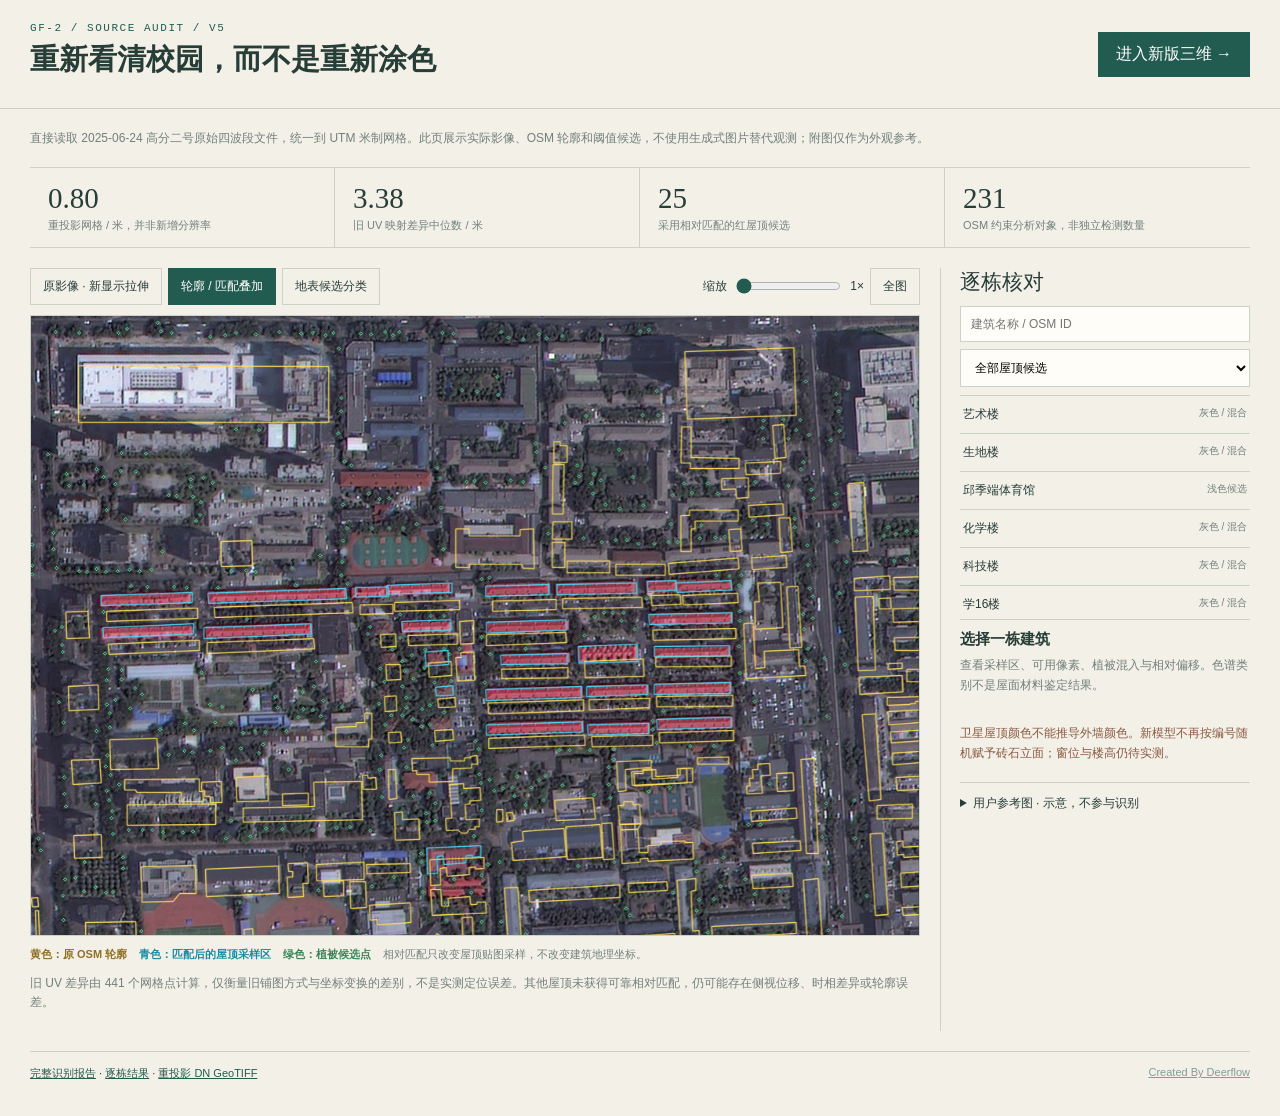
<file: recognition/index.html>
<!doctype html>
<html lang="zh-CN">
<head>
<meta charset="utf-8"><meta name="viewport" content="width=device-width,initial-scale=1">
<title>高分影像重识别 · 北师大校园核查台</title>
<style>
:root{--paper:#f3f0e8;--ink:#273d38;--muted:#718079;--line:#ccd3c6;--teal:#225c50;--red:#a75243}
*{box-sizing:border-box}body{margin:0;background:var(--paper);color:var(--ink);font-family:"Microsoft YaHei UI",sans-serif}header{padding:22px 30px;border-bottom:1px solid var(--line);display:flex;justify-content:space-between;align-items:center;gap:20px}h1{font-family:"Songti SC","SimSun",serif;font-size:29px;margin:6px 0}p{line-height:1.65}a{color:var(--teal)}.eyebrow{font:11px Consolas,monospace;letter-spacing:.14em;color:var(--teal)}.return{padding:12px 18px;background:var(--teal);color:white;text-decoration:none;white-space:nowrap}main{padding:20px 30px}.intro{font-size:12px;color:var(--muted);margin:0 0 18px;max-width:1050px}.metrics{display:grid;grid-template-columns:repeat(4,1fr);border-block:1px solid var(--line);margin-bottom:20px}.metric{padding:14px 18px;border-right:1px solid var(--line)}.metric:last-child{border:0}.metric strong{display:block;font:29px Georgia,serif}.metric span{font-size:11px;color:var(--muted)}.workspace{display:grid;grid-template-columns:minmax(0,1fr) 310px;gap:20px}.toolbar{display:flex;flex-wrap:wrap;align-items:center;gap:6px;margin:0 0 10px}button,input,select{font:inherit}button{cursor:pointer;border:1px solid var(--line);background:transparent;color:var(--ink);padding:9px 12px;font-size:12px}button[aria-pressed=true]{background:var(--teal);color:white;border-color:var(--teal)}button:focus-visible,a:focus-visible{outline:3px solid #c79034;outline-offset:3px}.zoom{font-size:12px;margin-left:auto;display:flex;align-items:center;gap:7px}.zoom input{width:105px;accent-color:var(--teal)}.viewport{height:69vh;overflow:auto;background:#172723;border:1px solid var(--line);cursor:grab;touch-action:pan-x pan-y}.plane{position:relative;width:100%;line-height:0}.plane img{display:block;width:100%;height:auto;user-select:none}.plane svg{position:absolute;inset:0;width:100%;height:100%;pointer-events:none}.legend{font-size:11px;line-height:1.8;margin:9px 0;color:var(--muted)}.legend b{margin-right:12px}.yellow{color:#907122}.cyan{color:#168da5}.green{color:#398558}aside{border-left:1px solid var(--line);padding-left:19px}aside h2{font:21px "SimSun",serif;margin:0 0 10px}aside p{font-size:12px}.filters{display:grid;gap:7px}input[type=search],select{width:100%;padding:10px;border:1px solid var(--line);background:#fffdf7;font-size:12px}.list{height:225px;overflow:auto;margin-top:8px;border-block:1px solid var(--line)}.item{display:flex;width:100%;justify-content:space-between;text-align:left;border:0;border-bottom:1px solid var(--line);padding:10px 3px;gap:9px}.item small{font-size:10px;color:var(--muted);white-space:nowrap}.item:hover{background:#e4e9dd}.detail{padding:10px 0}.detail h3{margin:0;font-size:15px}.detail p{font-size:12px;margin:7px 0}.muted{color:var(--muted)}.warning{color:#8a5941}.swatch{display:inline-block;width:12px;height:12px;margin-right:6px;vertical-align:middle}.reference{margin-top:18px;padding-top:12px;border-top:1px solid var(--line)}.reference img{width:100%;margin-top:8px}.reference summary{cursor:pointer;font-size:12px}.foot{border-top:1px solid var(--line);margin-top:20px;padding:14px 0;font-size:11px;display:flex;justify-content:space-between;gap:18px}.error{padding:20px;color:var(--red)}@media(max-width:850px){header,main{padding:16px}.workspace{grid-template-columns:1fr}aside{border:0;padding:12px 0}.metrics{grid-template-columns:1fr 1fr}.metric:nth-child(2){border:0}.viewport{height:65vh}.return{font-size:12px}h1{font-size:22px}}
</style>
</head>
<body>
<header><div><div class="eyebrow">GF-2 / SOURCE AUDIT / V5</div><h1>重新看清校园，而不是重新涂色</h1></div><a class="return" href="../index.html?qa=1&amp;view=roofs&amp;v=20260905v5">进入新版三维 →</a></header>
<main>
<p class="intro">直接读取 2025-06-24 高分二号原始四波段文件，统一到 UTM 米制网格。此页展示实际影像、OSM 轮廓和阈值候选，不使用生成式图片替代观测；附图仅作为外观参考。</p>
<section class="metrics" aria-label="本轮核查结果"><div class="metric"><strong id="pixel">—</strong><span>重投影网格 / 米，并非新增分辨率</span></div><div class="metric"><strong id="error">—</strong><span>旧 UV 映射差异中位数 / 米</span></div><div class="metric"><strong id="aligned">—</strong><span>采用相对匹配的红屋顶候选</span></div><div class="metric"><strong id="buildings">—</strong><span>OSM 约束分析对象，非独立检测数量</span></div></section>
<div class="workspace">
<section aria-label="影像对照">
<div class="toolbar"><button data-layer="truecolor_utm.png" aria-pressed="false">原影像 · 新显示拉伸</button><button data-layer="footprint_vegetation_overlay.png" aria-pressed="true">轮廓 / 匹配叠加</button><button data-layer="surface_candidates.png" aria-pressed="false">地表候选分类</button><label class="zoom">缩放 <input id="zoom" type="range" min="1" max="4" step=".25" value="1" aria-label="影像缩放"><output id="zoomValue">1×</output></label><button id="reset">全图</button></div>
<div class="viewport" id="viewport" tabindex="0" aria-label="可缩放影像，放大后可拖动或滚动"><div class="plane" id="plane"><img id="map" src="../assets/gf2_reanalysis_v5/footprint_vegetation_overlay.png" alt="高分二号与 OSM 轮廓及红屋顶匹配候选叠加图" draggable="false"><svg id="selection" viewBox="0 0 1132 1505" aria-hidden="true"><polygon id="footprint" fill="none" stroke="#fff" stroke-width="3" vector-effect="non-scaling-stroke"></polygon><polygon id="roof" fill="none" stroke="#55d7fb" stroke-width="3" vector-effect="non-scaling-stroke"></polygon></svg></div></div>
<p class="legend" id="legend"><b class="yellow">黄色：原 OSM 轮廓</b><b class="cyan">青色：匹配后的屋顶采样区</b><b class="green">绿色：植被候选点</b>相对匹配只改变屋顶贴图采样，不改变建筑地理坐标。</p>
<p class="intro">旧 UV 差异由 441 个网格点计算，仅衡量旧铺图方式与坐标变换的差别，不是实测定位误差。其他屋顶未获得可靠相对匹配，仍可能存在侧视位移、时相差异或轮廓误差。</p>
</section>
<aside><h2>逐栋核对</h2><div class="filters"><input type="search" id="search" placeholder="建筑名称 / OSM ID" aria-label="搜索建筑"><select id="filter" aria-label="屋顶候选类型"><option value="all">全部屋顶候选</option><option value="red_roof">红色屋顶</option><option value="light_roof">浅色屋顶</option><option value="blue_green_roof">偏冷色屋顶</option><option value="gray_mixed_roof">灰色 / 混合</option><option value="uncertain">待核查</option></select></div><div class="list" id="list"></div><article class="detail" id="detail"><h3>选择一栋建筑</h3><p class="muted">查看采样区、可用像素、植被混入与相对偏移。色谱类别不是屋面材料鉴定结果。</p></article><p class="warning">卫星屋顶颜色不能推导外墙颜色。新模型不再按编号随机赋予砖石立面；窗位与楼高仍待实测。</p><details class="reference"><summary>用户参考图 · 示意，不参与识别</summary><img src="../assets/user_reference_campus_illustration.png" alt="用户提供的校园艺术示意参考图"><p class="muted">透视示意图没有本项目可用的测绘控制点，不能将其细节当作原始卫星观测。</p></details></aside>
</div>
<footer class="foot"><span><a href="../assets/gf2_reanalysis_v5/report.json">完整识别报告</a> · <a href="../assets/gf2_reanalysis_v5/building_observations.json">逐栋结果</a> · <a href="../assets/gf2_reanalysis_v5/gf2_dn_utm.tif">重投影 DN GeoTIFF</a></span><a href="https://deerflow.tech" target="_blank" rel="noreferrer" style="opacity:.55">Created By Deerflow</a></footer>
</main>
<script>
const $=id=>document.getElementById(id),labels={red_roof:'红色屋顶候选',light_roof:'浅色候选',blue_green_roof:'偏冷色候选',gray_mixed_roof:'灰色 / 混合',uncertain:'待核查'};
let data,report,selected;const view=$('viewport'),plane=$('plane');
function zoomTo(value){$('zoom').value=value;$('zoomValue').textContent=value+'×';plane.style.width=(100*value)+'%';}
$('zoom').addEventListener('input',e=>zoomTo(Number(e.target.value)));
$('reset').addEventListener('click',()=>{zoomTo(1);view.scrollTo(0,0);});
let pan=null;view.addEventListener('pointerdown',e=>{if(e.button!==0)return;pan={x:e.clientX,y:e.clientY,left:view.scrollLeft,top:view.scrollTop};view.setPointerCapture(e.pointerId);});view.addEventListener('pointermove',e=>{if(pan){view.scrollLeft=pan.left+pan.x-e.clientX;view.scrollTop=pan.top+pan.y-e.clientY;}});view.addEventListener('pointerup',()=>pan=null);view.addEventListener('pointercancel',()=>pan=null);
document.querySelectorAll('[data-layer]').forEach(button=>button.addEventListener('click',()=>{document.querySelectorAll('[data-layer]').forEach(b=>b.setAttribute('aria-pressed',String(b===button)));$('map').src='../assets/gf2_reanalysis_v5/'+button.dataset.layer;$('legend').textContent=button.dataset.layer==='surface_candidates.png'?'灰褐：其他 / 阴影；绿色：植被；红、蓝、浅黄：OSM 内屋顶色谱候选。分类仅为阈值试验，未报告实测精度。':button.dataset.layer==='truecolor_utm.png'?'原始 DN 经重投影和单调显示拉伸；未做 AI 超分、纹理补绘或伪造细节。':'黄色：原 OSM 轮廓；青色：匹配后的屋顶采样区；绿色：植被候选。'}));
function pixels(coords,offset){const[x0,y0,x1,y1]=report.local_extent_m;return coords.map(([x,y])=>[((x+(offset?.dx_m||0)-x0)/(x1-x0))*report.shape[1],((y1-y-(offset?.dy_m||0))/(y1-y0))*report.shape[0]]);}
function select(building){selected=building;const o=building.gf2_observation,off=o.roof_sampling_offset;$('footprint').setAttribute('points',pixels(building.coords).map(p=>p.join(',')).join(' '));$('roof').setAttribute('points',off?pixels(building.coords,off).map(p=>p.join(',')).join(' '):'');
const detail=$('detail');detail.replaceChildren();const title=document.createElement('h3');title.textContent=building.name||'建筑 '+building.osm_id;detail.append(title);
const descriptions=[`OSM ${building.osm_id} · ${labels[o.roof_class]}`,`可用像素 ${o.usable_pixel_count}，占采样区 ${(o.usable_fraction*100).toFixed(1)}%`,`植被混入 ${(o.vegetation_fraction*100).toFixed(1)}% · 阴影 ${(o.shadow_fraction*100).toFixed(1)}%`,off?`屋顶采样偏移：东 ${off.dx_m.toFixed(1)} m / 北 ${off.dy_m.toFixed(1)} m。红色覆盖支持：${(off.support_before*100).toFixed(0)}% → ${(off.support_after_penalized*100).toFixed(0)}%（含位移惩罚）。`:'未采用相对匹配，保留原始地理投影；不能当成已核实的真实屋顶。'];descriptions.forEach(text=>{const p=document.createElement('p');p.textContent=text;detail.append(p);});
const pts=pixels(building.coords,off),cx=pts.reduce((s,p)=>s+p[0],0)/pts.length,cy=pts.reduce((s,p)=>s+p[1],0)/pts.length;zoomTo(3);requestAnimationFrame(()=>{const scale=plane.clientWidth/report.shape[1];view.scrollTo(Math.max(0,cx*scale-view.clientWidth/2),Math.max(0,cy*scale-view.clientHeight/2));});}
function render(){const q=$('search').value.trim().toLowerCase(),f=$('filter').value;$('list').replaceChildren();const matches=data.buildings.filter(b=>(b.name+' '+b.osm_id).toLowerCase().includes(q)&&(f==='all'||b.gf2_observation.roof_class===f));for(const b of matches){const button=document.createElement('button');button.className='item';const name=document.createElement('span'),type=document.createElement('small');name.textContent=b.name||String(b.osm_id);type.textContent=labels[b.gf2_observation.roof_class];button.append(name,type);button.addEventListener('click',()=>select(b));$('list').append(button);}if(!matches.length)$('list').textContent='没有匹配建筑';}
Promise.all(['../assets/campus_assets_v5.json','../assets/gf2_reanalysis_v5/report.json'].map(async url=>{const r=await fetch(url);if(!r.ok)throw Error(url+': '+r.status);return r.json();})).then(([d,r])=>{data=d;report=r;$('pixel').textContent=r.pixel_size_m[0].toFixed(2);$('error').textContent=r.old_uv_mapping_discrepancy.median_m.toFixed(2);$('aligned').textContent=r.roof_relative_registration.accepted_red_roofs;$('buildings').textContent=r.buildings;$('selection').setAttribute('viewBox',`0 0 ${r.shape[1]} ${r.shape[0]}`);$('search').addEventListener('input',render);$('filter').addEventListener('change',render);render();const id=new URLSearchParams(location.search).get('id');if(id){const b=data.buildings.find(b=>String(b.osm_id)===id);if(b)select(b);}}).catch(e=>{$('detail').textContent='读取失败：'+e.message;console.error(e);});
</script>
</body>
</html>
</file>
